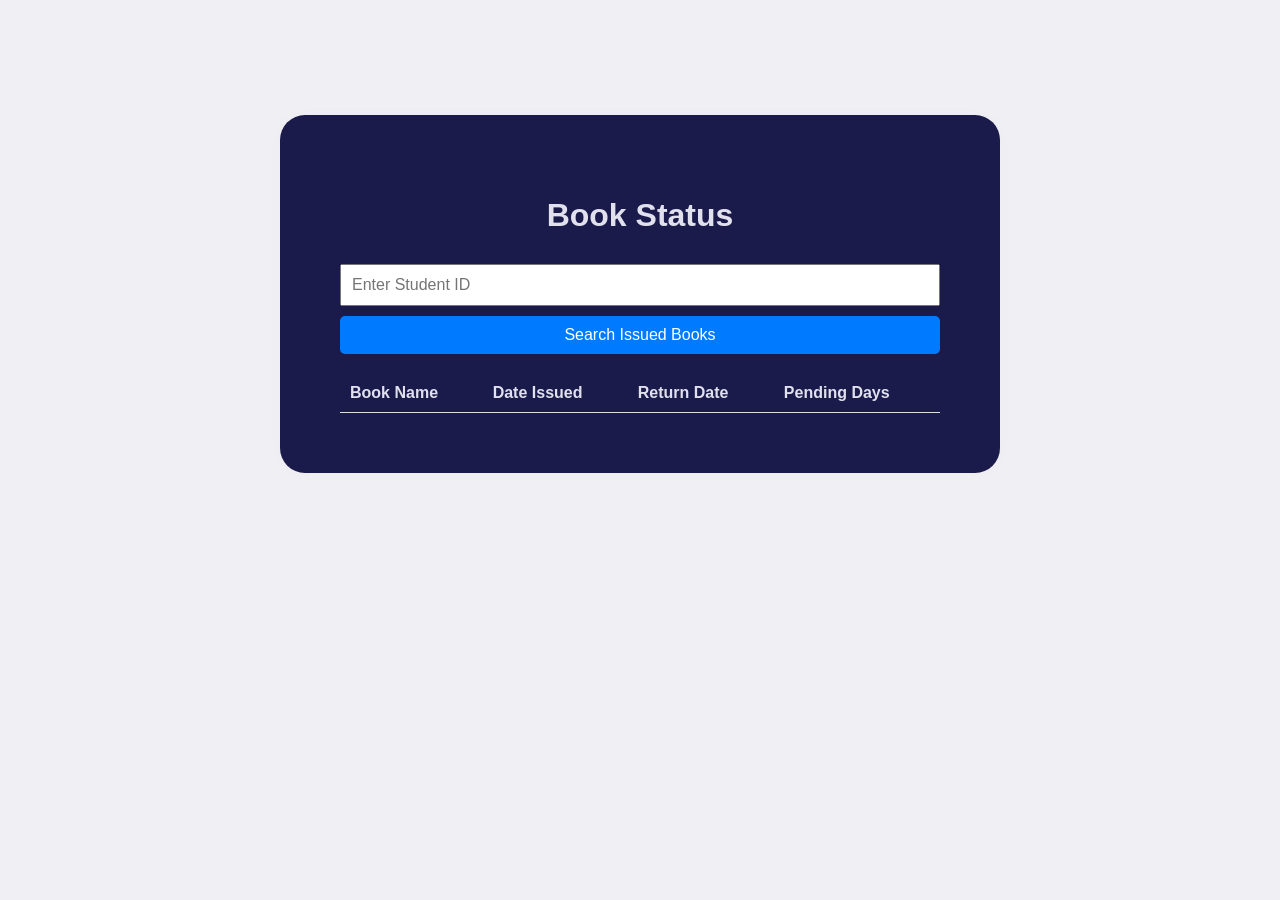
<file: BOOKINFO/index.html>
<!DOCTYPE html>
<html lang="en">
<head>
    <meta charset="UTF-8">
    <meta name="viewport" content="width=device-width, initial-scale=1.0">
    <title>Book Status</title>
    <link rel="stylesheet" href="styles.css">
</head>
<body>
    <div class="container">
        <h1> Book Status</h1>
        <form id="searchForm">
            <input type="text" id="studentId" placeholder="Enter Student ID" required>
            <button type="submit">Search Issued Books</button>
        </form>
        <table id="statusTable">
            <thead>
                <tr>
                    <th>Book Name</th>
                    <th>Date Issued</th>
                    <th>Return Date</th>
                    <th>Pending Days</th>
                </tr>
            </thead>
            <tbody id="statusBody">
                <!-- Issued books will be displayed here -->
            </tbody>
        </table>
    </div>
    <script src="script.js"></script>
</body>
</html>
</file>
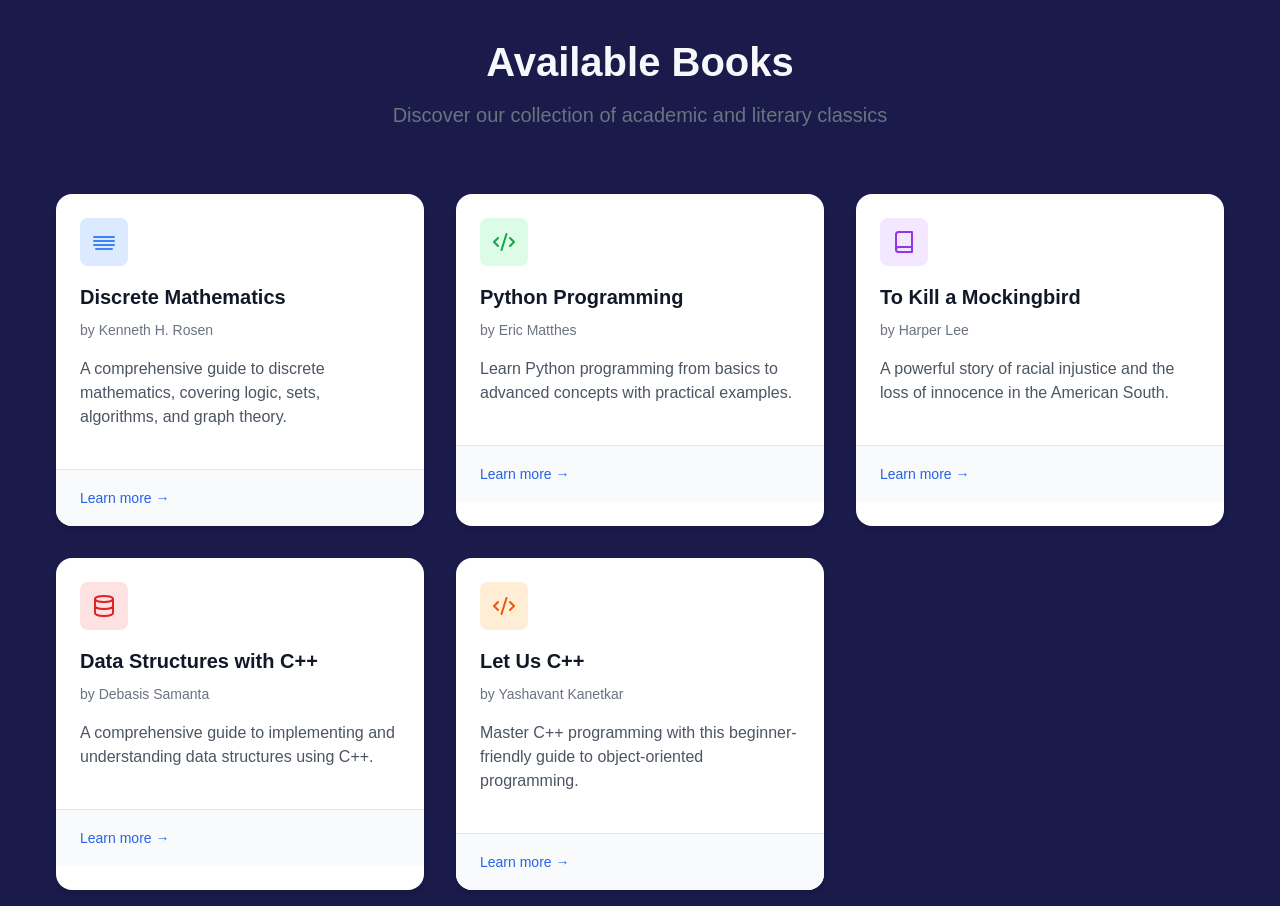
<file: AvailableBooks/books.html>
<!DOCTYPE html>
<html lang="en">
<head>
    <meta charset="UTF-8">
    <meta name="viewport" content="width=device-width, initial-scale=1.0">
    <title>Featured Books</title>
    <link rel="stylesheet" href="sty.css">
</head>
<body>
    <div class="container">
        <div class="header">
            <h1>Available Books</h1>
            <p class="subtitle">Discover our collection of academic and literary classics</p>
        </div>
        
        <div class="books-grid" id="booksContainer">
            <!-- Books will be dynamically inserted here  -->
            
    
              
        </div>
       
          
    </div>
    <script src="script.js"></script>
</body>
</html>
</file>
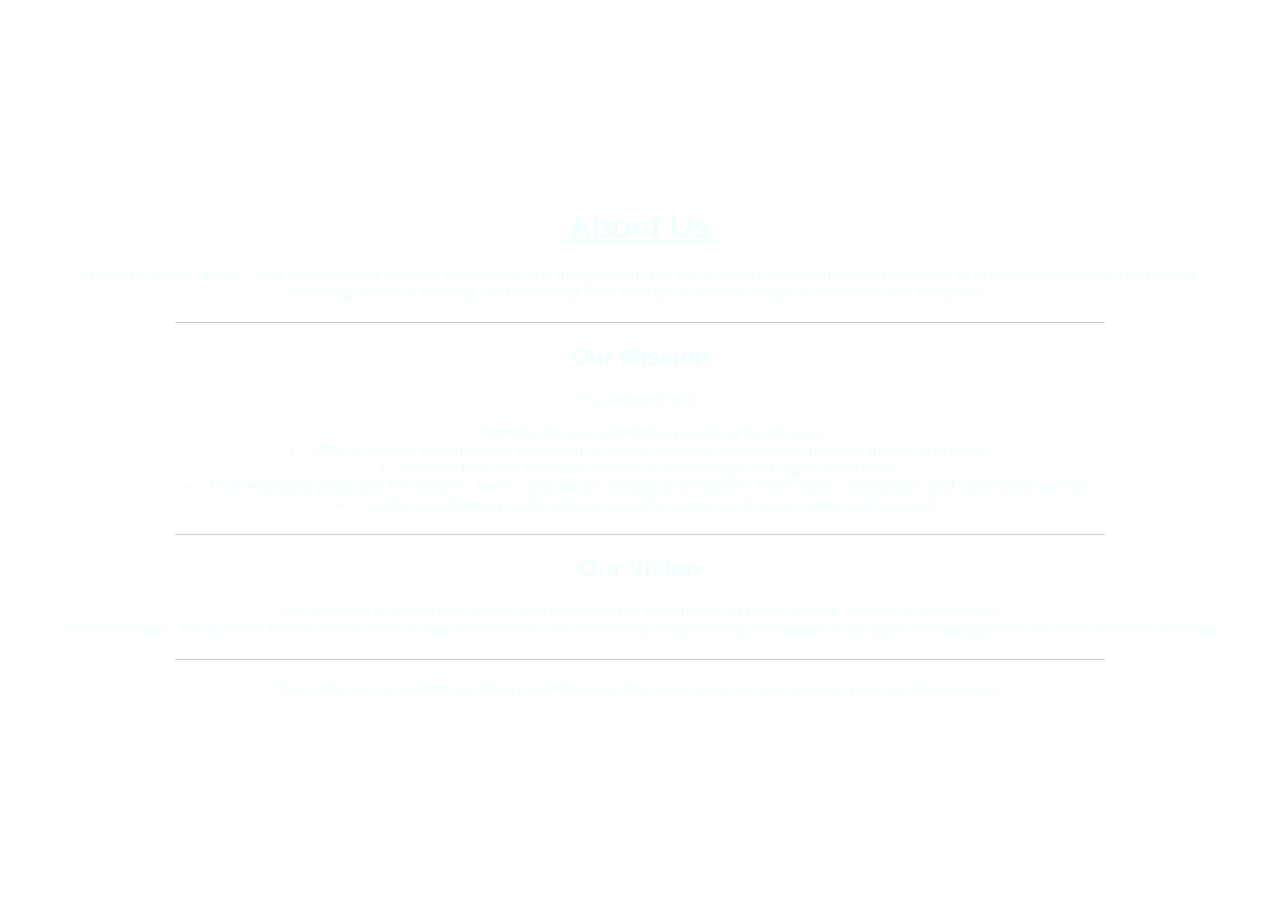
<file: others/support/AboutUs.html>
<!DOCTYPE html>
<html>
<head>
    <title>About Us</title>
    <style>
        body {
            font-family: sans-serif;
            margin: 0;
            padding: 0;
            background-image: url('path/to/your/library_image.jpg'); /* Replace with your image path */
            background-size: cover;
            background-position: center;
            display: flex;
            justify-content: center;
            align-items: center;
            min-height: 100vh;
            background-image: url("https://i.pinimg.com/736x/37/5f/f0/375ff0d575ada6c07b2af6682874c417.jpg");
        }

        .container {
           /* Semi-transparent white overlay */
            padding: 50px;
            border-radius: 10px;
            text-align: center;
            color: azure;
        }

        h1 {
            margin-bottom: 20px;
            text-decoration: underline; 
        }

        p {
            margin-bottom: 15px;
        }

        .line {
            width: 80%; 
            margin: 20px auto; 
            border-top: 1px solid #ccc; 
        }
    </style>
</head>
<body>
    <div class="container">
        <h1>About Us</h1>
        <p>Welcome to our library , your gateway to a world of knowledge and imagination! We are a vibrant community hub dedicated to providing access to information,<br>  fostering a love of reading, and enriching lives through a diverse range of resources and programs.</p>
        <div class="line"></div> 

        <h2>Our Mission</h2>
        <p>Our mission is to:</p>
        <l>
            <li>Promote literacy and lifelong learning for all ages.</li>
            <li>Offer a diverse and inclusive collection of books, ebooks, audiobooks, movies, music, and more.</li>
            <li>Provide free and equitable access to technology and digital resources.</li>
            <li>Host engaging programs for children, teens, and adults, including storytimes, book clubs, workshops, and community events.</li>
            <li>Create a welcoming and inclusive space for everyone to learn, grow, and connect.</li>
        </l>
        <div class="line"></div> 

        <h2>Our Vision</h2>
        <p>We envision a community where everyone has the opportunity to thrive through access to knowledge<br> and information. The [Library Name] strives to be a vital resource for our community, empowering individuals of all ages and backgrounds to reach their full potential.</p>

        <div class="line"></div> 

        <p>We invite you to explore our library and discover the many ways we can support your learning journey.</p>
    </div>
</body>
</html>
</file>
<file: BOOKINFO/styles.css>
body {
    font-family: Arial, sans-serif;
    background-color: #f0f0f4;
    margin: 0;
    padding: 0px;
    background-image:url("https://t3.ftcdn.net/jpg/10/12/40/56/360_F_1012405614_WH6l1pAtEul3lfhSC1c09T23unosL5O3.jpg");
   
.container {
    max-width: 600px;
    margin: 0 auto;
    color: #e1e1ee;
    padding: 60px;
    border-radius: 25px;
    box-shadow: 0 0 10px rgba(219, 218, 218, 0.1);
    margin-top:9%;
    background-color: #1A1B4B;
}

h1 {
    text-align: center;
    margin-bottom: 20px;
}

form {
    display: flex;
    flex-direction: column;
}

input {
    margin: 10px 0;
    padding: 10px;
    font-size: 16px;
}

button {
    padding: 10px;
    background-color: #007bff;
    color: white;
    border: none;
    border-radius: 5px;
    cursor: pointer;
    font-size: 16px;
}

button:hover {
    background-color: #0056b3;
}

table {
    width: 100%;
    margin-top: 20px;
    border-collapse: collapse;
}

th, td {
    padding: 10px;
    text-align: left;
    border-bottom: 1px solid #ddd;
}

.tick-button {
    padding: 5px 10px;
    background-color: #28a745;
    color: white;
    border: none;
    border-radius: 5px;
    cursor: pointer;
    font-size: 14px;
}

.tick-button:hover {
    background-color: #218838;
}

.issued {
    font-weight: bold;
    color: green;
}
}
</file>
<file: AvailableBooks/sty.css>
* {
    margin: 0%;
    padding: 0%;
    box-sizing: border-box;
    font-family: 'Segoe UI', Tahoma, Geneva, Verdana, sans-serif;
}

html, body {
    width: 100%;
    height: 100%;
    /* background-image: url("https://static.vecteezy.com/system/resources/thumbnails/053/482/195/small_2x/enchanting-bookstore-aisle-endless-bookshelves-in-dreamlike-lighting-photo.jpg"); */
}

#main {
    height: 100%;
    width: 100%;
}

#header {
    height: 13%;
    width: 100%;
    background-color: rgb(206, 206, 193);
    position: fixed;
    display: flex;
    align-items: center;
    justify-content: space-around;
}
.h{
    color: #f9fafb;
}

#logo {
    height: 70%;
}

#logo img {
    width: 100%;
    height: 100%;
    object-fit: cover;
}

.texts {
    color: rgb(227, 157, 157);
    display: flex;
    margin: 20px;
}

#contactDetails {
    text-align: center;
    color: rgb(65, 25, 228);
    margin-left: 130px;
    font-weight: lighter;
}

.icon {
    color: rgb(247, 247, 247);
    border-radius: 60%;
    padding: 20px;
}

.icon:hover {
    background-color: rgb(157, 221, 243);
}

#Login {
    color: rgb(238, 238, 244);
    display: flex;
    border-radius: 25%;
    padding: 10px;
}

#Login:hover {
    background-color: rgb(157, 221, 243);
}

.try {
    color: rgb(232, 232, 240);
    background-color: rgb(25, 137, 14);
    padding: 10px 20px;
    border-radius: 20%;
}

#fakeheader {
    height: 13%;
    width: 100%;
    background-color: rgb(255, 192, 232);
}

#page1 {
    height: 87%;
    width: 100%;
    background-color: rgb(255, 255, 255);
}

#strip {
    width: 100%;
    height: 8%;
    background-color: rgb(238, 129, 244);
    color: rgb(10, 11, 12);
    align-items: center;
    display: flex;
    justify-content: center;
}

#strip u {
    margin-left: 10px;
    font-weight: lighter;
}

#content {
    width: 100%;
    height: 76%;
    background-color: rgb(252, 250, 253);
    display: flex;
    align-items: center;
    justify-content: space-around;
}

#box1 {
    height: 100%;
    width: 37%;
    background-color: rgb(251, 249, 252);
    display: flex;
    flex-direction: column;
    align-items: flex-start;
    justify-content: flex-start;
    padding: 20px;
}

#box1 h1 {
    font-family: 'Arial', sans-serif;
    font-weight: bold;
    margin-left: 30px;
    margin-top: 50px;
    margin-bottom: 20px;
    color: rgb(16, 17, 15);
    font-size: 70px;
}

#box1 p {
    margin-bottom: 10px;
    font-size: large;
    margin-left: 35px;
    font-weight: normal;
    font-family: 'Segoe UI', Tahoma, Geneva, Verdana, sans-serif;
    word-wrap: break-word;
    line-height: 1.6;
}

#box2 {
    height: 100%;
    width: 63%;
    display: flex;
    margin-left: 245px;
    background-color: rgb(228, 196, 255);
}

#box2 img {
    height: 90%;
    width: 100%;
    object-fit: cover;
}

#heading {
    width: 100%;
    height: 16%;
    color: rgb(247, 126, 210);
    background-color: rgb(21, 20, 20);
    display: flex;
    align-items: center;
    justify-content: center;
    font-size: large;
    font-weight: 200;
}

#heading h1 {
    font-weight: 900;
    font-size: xx-large;
    margin-left: 190px;
    color: #e5e7eb;
}

#p {
    margin-top: 100px;
    margin-left: 100px;
    font-family: Arial, Helvetica, sans-serif;
    font-size:1230%;
    justify-content: center;
    font-weight:bolder
}

#btns {
    display: flex;
    margin: 0.2px;
    text-align: center;
    margin-top: 80px;
}

#btns1 {
    white-space: nowrap;
    width: auto;
    text-align: center;
    width: 88%;
    margin: 30px;
    padding: 20px 30px;
    color: rgb(243, 248, 248);
    background-color: rgb(20, 19, 45);
}

#btns1:hover {
    background-color: rgb(288, 59, 232);
}

#btns2 {
    white-space: nowrap;
    width: auto;
    text-align: center;
    margin: 30px;
    width: 88%;
    padding: 20px 30px;
    color: rgb(236, 236, 237);
    border: 1px solid rgb(15, 17, 27);
    background-color: rgb(25, 25, 27);
}

#btns2:hover {
    background-color: rgb(69, 43, 237);
    color: rgb(224, 218, 218);
    border-color: black;
}

#page2 {
    height: 87%;
    width: 100%;
    background-color: rgb(244, 139, 242);
}

/* 

/* Global Styles */
* {
    margin: 0;
    padding: 0;
    box-sizing: border-box;
}

body {
    font-family: -apple-system, BlinkMacSystemFont, 'Segoe UI', Roboto, Oxygen, Ubuntu, Cantarell, sans-serif;
    background-color: #1A1B4B;
    color: #d8dce6;
    line-height: 1.5;
    padding: 2rem 1rem;
}

.container {
    max-width: 1200px;
    margin: 0 auto;
}

/* Header Styles */
.header {
    text-align: center;
    margin-bottom: 3rem;
}

h1 {
    font-size: 2.5rem;
    font-weight: 700;
    color: #f7f8fb;
    margin-bottom: 0.5rem;
}

.subtitle {
    font-size: 1.25rem;
    color: #6b7280;
}

/* Books Grid */
.books-grid {
    display: grid;
    grid-template-columns: repeat(auto-fit, minmax(300px, 1fr));
    gap: 2rem;
    padding: 1rem;
}

/* Book Card Styles */
.book-card {
    background: white;
    border-radius: 1rem;
    box-shadow: 0 4px 6px -1px rgba(0, 0, 0, 0.1), 0 2px 4px -1px rgba(0, 0, 0, 0.06);
    overflow: hidden;
    transition: transform 0.2s, box-shadow 0.2s;
}

.book-card:hover {
    transform: translateY(-4px);
    box-shadow: 0 10px 15px -3px rgba(0, 0, 0, 0.1), 0 4px 6px -2px rgba(0, 0, 0, 0.05);
}

.book-content {
    padding: 1.5rem;
}

.book-icon {
    width: 3rem;
    height: 3rem;
    border-radius: 0.5rem;
    display: flex;
    align-items: center;
    justify-content: center;
    margin-bottom: 1rem;
}

.book-icon svg {
    width: 1.5rem;
    height: 1.5rem;
}

.book-title {
    font-size: 1.25rem;
    font-weight: 600;
    color: #111827;
    margin-bottom: 0.5rem;
}

.book-author {
    font-size: 0.875rem;
    color: #6b7280;
    margin-bottom: 1rem;
}

.book-description {
    color: #4b5563;
    margin-bottom: 1rem;
}

.book-footer {
    padding: 1rem 1.5rem;
    background-color: #f9fafb;
    border-top: 1px solid #e5e7eb;
}

.learn-more {
    color: #2563eb;
    font-size: 0.875rem;
    font-weight: 500;
    text-decoration: none;
    display: inline-flex;
    align-items: center;
    cursor: pointer;
    border: none;
    background: none;
}

.learn-more:hover {
    color: #1d4ed8;
}

/* Responsive Design */
@media (max-width: 768px) {
    .books-grid {
        grid-template-columns: repeat(auto-fit, minmax(250px, 1fr));
    }

    h1 {
        font-size: 2rem;
    }

    .subtitle {
        font-size: 1.125rem;
    }
}
</file>
